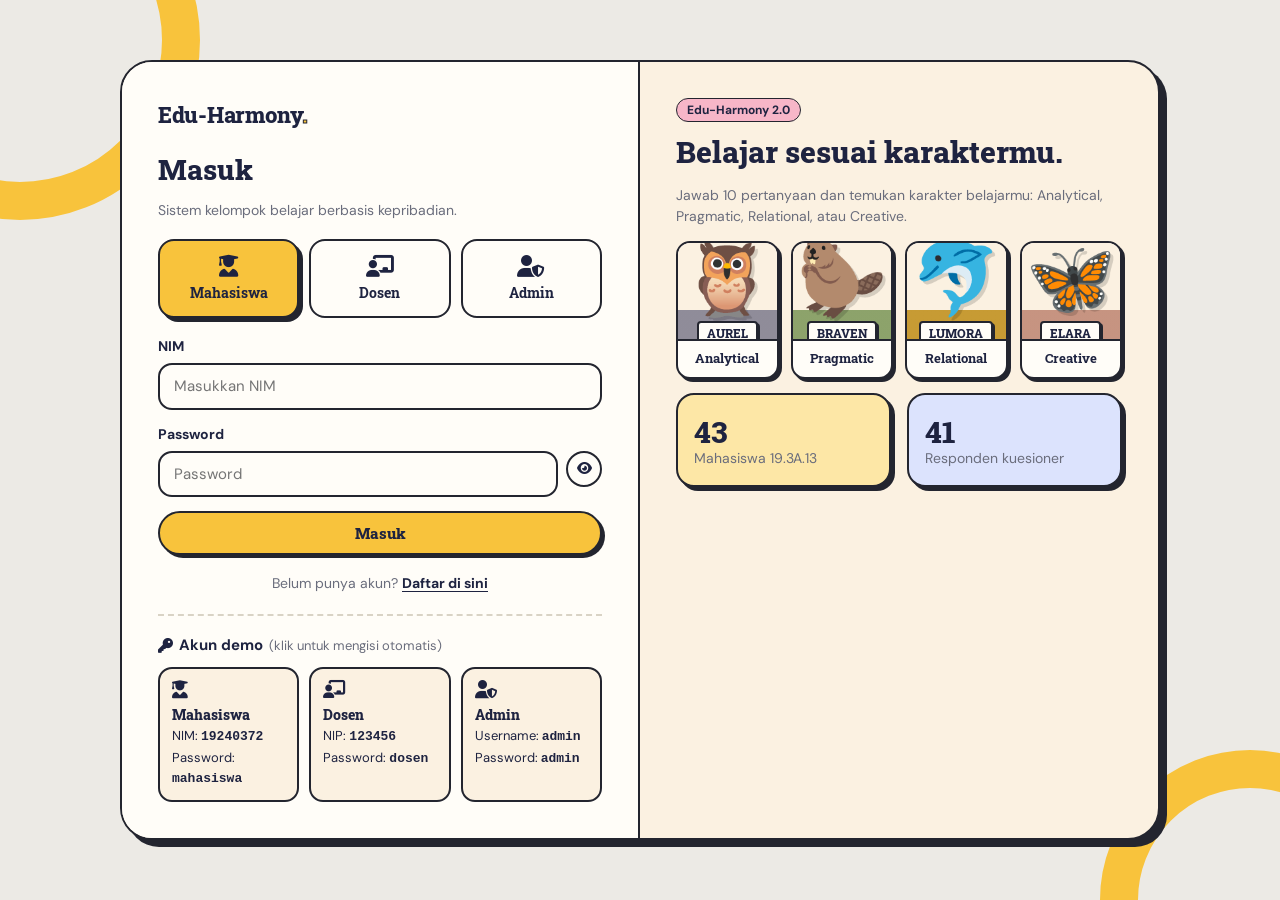
<file: index.html>
<!doctype html>
<html lang="id">
<head>
<meta charset="utf-8">
<meta name="viewport" content="width=device-width,initial-scale=1">
<title>Masuk • EDU-HARMONY</title>
<link rel="icon" href="assets/logo.png">
<link rel="preconnect" href="https://fonts.googleapis.com">
<link rel="preconnect" href="https://fonts.gstatic.com" crossorigin>
<link rel="stylesheet" href="https://fonts.googleapis.com/css2?family=DM+Sans:wght@400;500;700&family=Roboto+Slab:wght@700;800&family=Silkscreen:wght@400;700&display=swap">
<link rel="stylesheet" href="https://cdnjs.cloudflare.com/ajax/libs/font-awesome/6.5.0/css/all.min.css">
<link rel="stylesheet" href="css/style.css">
<script defer src="js/data.js"></script>
<script defer src="js/common.js"></script>
<script defer src="js/app.js"></script>
</head>
<body data-page="login" class="auth-page">

<main class="auth-wrap">
  <div class="auth-frame">
    <section class="auth-form">
      <a href="index.html" class="brand">Edu-Harmony<span>.</span></a>
      <h1>Masuk</h1>
      <p class="muted">Sistem kelompok belajar berbasis kepribadian.</p>
      <div class="role-selector" role="group" aria-label="Pilih peran">
        <button type="button" class="role-option active" data-role="mahasiswa" aria-pressed="true"><i class="fas fa-user-graduate"></i><span>Mahasiswa</span></button>
        <button type="button" class="role-option" data-role="dosen" aria-pressed="false"><i class="fas fa-chalkboard-teacher"></i><span>Dosen</span></button>
        <button type="button" class="role-option" data-role="admin" aria-pressed="false"><i class="fas fa-user-shield"></i><span>Admin</span></button>
      </div>
      <form id="loginForm" novalidate>
        <div class="field">
          <label for="loginId" id="loginIdLabel">NIM</label>
          <input id="loginId" placeholder="Masukkan NIM" inputmode="numeric" autocomplete="username" required>
        </div>
        <div class="field">
          <label for="password">Password</label>
          <div class="input-group">
            <input id="password" type="password" placeholder="Password" autocomplete="current-password" required>
            <button type="button" id="togglePassword" class="icon-btn" aria-label="Tampilkan password"><i class="fas fa-eye"></i></button>
          </div>
        </div>
        <div id="loginError" class="form-msg error" role="alert" hidden></div>
        <button type="submit" class="btn btn-block">Masuk</button>
      </form>
      <p class="muted auth-switch">Belum punya akun? <a href="register.html">Daftar di sini</a></p>
      <div class="demo-box">
        <p class="demo-title"><i class="fas fa-key" aria-hidden="true"></i> Akun demo <span class="muted">(klik untuk mengisi otomatis)</span></p>
        <div class="demo-list">
          <button type="button" class="demo-account" data-demo="mahasiswa|19240372|mahasiswa">
            <i class="fas fa-user-graduate" aria-hidden="true"></i>
            <strong>Mahasiswa</strong>
            <span>NIM: <code>19240372</code></span>
            <span>Password: <code>mahasiswa</code></span>
          </button>
          <button type="button" class="demo-account" data-demo="dosen|123456|dosen">
            <i class="fas fa-chalkboard-teacher" aria-hidden="true"></i>
            <strong>Dosen</strong>
            <span>NIP: <code>123456</code></span>
            <span>Password: <code>dosen</code></span>
          </button>
          <button type="button" class="demo-account" data-demo="admin|admin|admin">
            <i class="fas fa-user-shield" aria-hidden="true"></i>
            <strong>Admin</strong>
            <span>Username: <code>admin</code></span>
            <span>Password: <code>admin</code></span>
          </button>
        </div>
      </div>
    </section>
    <section class="auth-side">
      <span class="tag">Edu-Harmony 2.0</span>
      <h2>Belajar sesuai karaktermu.</h2>
      <p class="muted">Jawab 10 pertanyaan dan temukan karakter belajarmu: Analytical, Pragmatic, Relational, atau Creative.</p>
      <div id="authChars" class="gallery"></div>
      <div class="stats-grid stats-mini">
        <div class="stat-box"><div class="num">43</div><div class="muted">Mahasiswa 19.3A.13</div></div>
        <div class="stat-box"><div class="num">41</div><div class="muted">Responden kuesioner</div></div>
      </div>
    </section>
  </div>
</main>

</body>
</html>
</file>
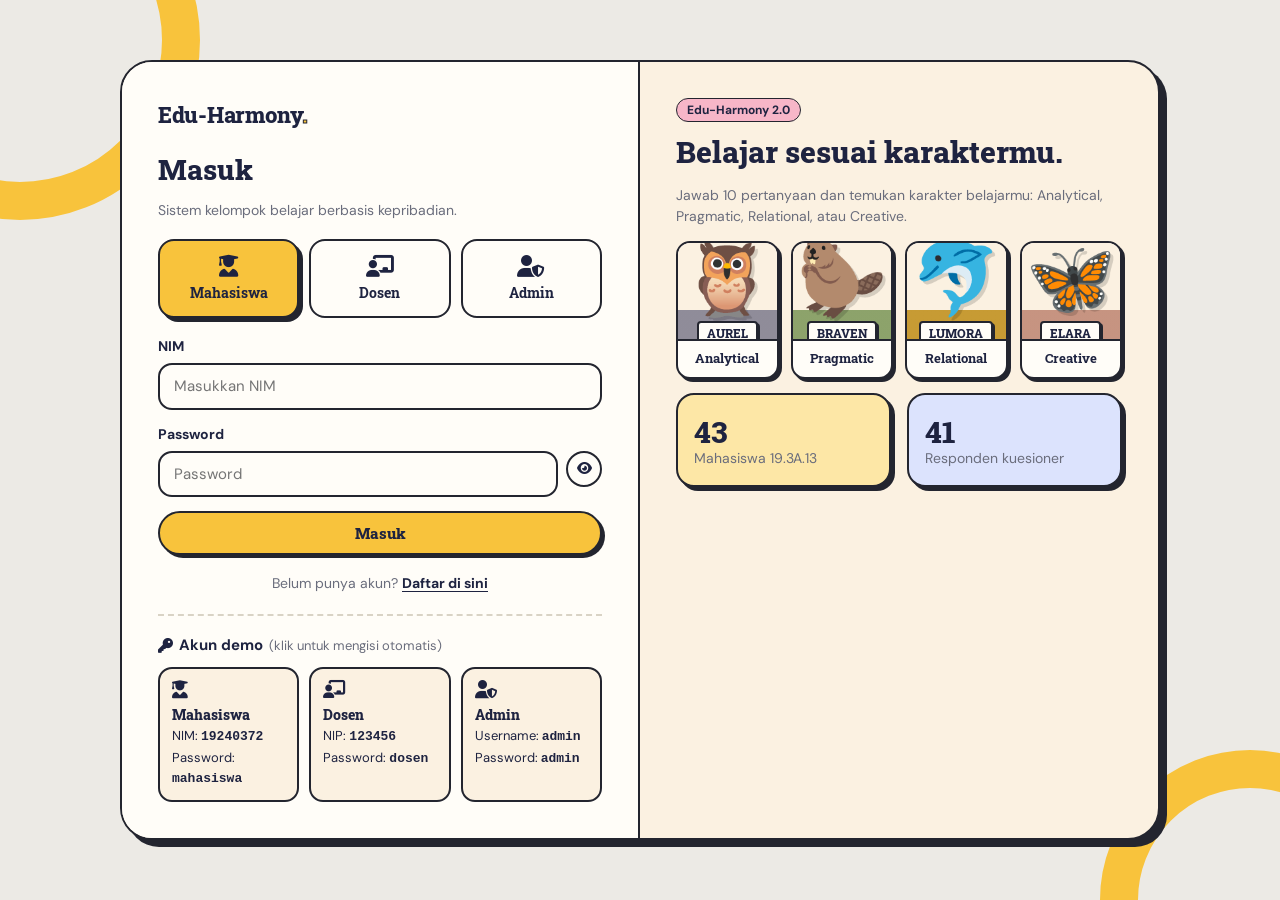
<file: dashboard.html>
<!doctype html>
<html lang="id">
<head>
<meta charset="utf-8">
<meta name="viewport" content="width=device-width,initial-scale=1">
<title>Dashboard • EDU-HARMONY</title>
<link rel="icon" href="assets/logo.png">
<link rel="preconnect" href="https://fonts.googleapis.com">
<link rel="preconnect" href="https://fonts.gstatic.com" crossorigin>
<link rel="stylesheet" href="https://fonts.googleapis.com/css2?family=DM+Sans:wght@400;500;700&family=Roboto+Slab:wght@700;800&family=Silkscreen:wght@400;700&display=swap">
<link rel="stylesheet" href="https://cdnjs.cloudflare.com/ajax/libs/font-awesome/6.5.0/css/all.min.css">
<link rel="stylesheet" href="css/style.css">
<script defer src="js/data.js"></script>
<script defer src="js/common.js"></script>
<script defer src="js/app.js"></script>
</head>
<body data-page="dashboard" data-auth="required">

<div class="app has-rightbar">
  <aside class="sidebar" id="sidebar"></aside>
  <main class="main-content">
    <header class="topbar">
      <div>
        <h1>Dashboard</h1>
        <p class="muted">Ringkasan aktivitas belajarmu</p>
      </div>
      <div id="userWelcome" class="user-badge"></div>
    </header>

    <section class="hero">
      <h2 id="heroTitle">Halo!</h2>
      <p id="heroText"></p>
      <div class="chips">
        <a href="tasks.html" class="chip"><span class="chip-icon" style="background:var(--yellow)"><i class="fas fa-list-check"></i></span>Tugas</a>
        <a href="groups.html" class="chip"><span class="chip-icon" style="background:var(--blue)"><i class="fas fa-users"></i></span>Kelompok</a>
        <a href="forum.html" class="chip"><span class="chip-icon" style="background:var(--pink)"><i class="fas fa-comments"></i></span>Forum</a>
        <a href="mentoring.html" class="chip"><span class="chip-icon" style="background:var(--teal)"><i class="fas fa-hand-holding-heart"></i></span>Mentoring</a>
      </div>
    </section>
    <div class="stats-grid" id="statsGrid"></div>
    <div class="grid-2">
      <section class="card">
        <div class="section-title"><h3>Tugas Terdekat</h3><a href="tasks.html">Lihat semua</a></div>
        <div id="upcomingTasks"></div>
      </section>
      <section class="card">
        <div class="section-title"><h3>Diskusi Terbaru</h3><a href="forum.html">Lihat semua</a></div>
        <div id="latestPosts"></div>
      </section>
    </div>
    <section class="card" id="distributionCard" hidden>
      <h3>Distribusi Kepribadian Kelas</h3>
      <div id="distribution"></div>
    </section>
  </main>
  <aside class="rightbar" id="sidePanel" aria-label="Karakter"></aside>
</div>

</body>
</html>
</file>
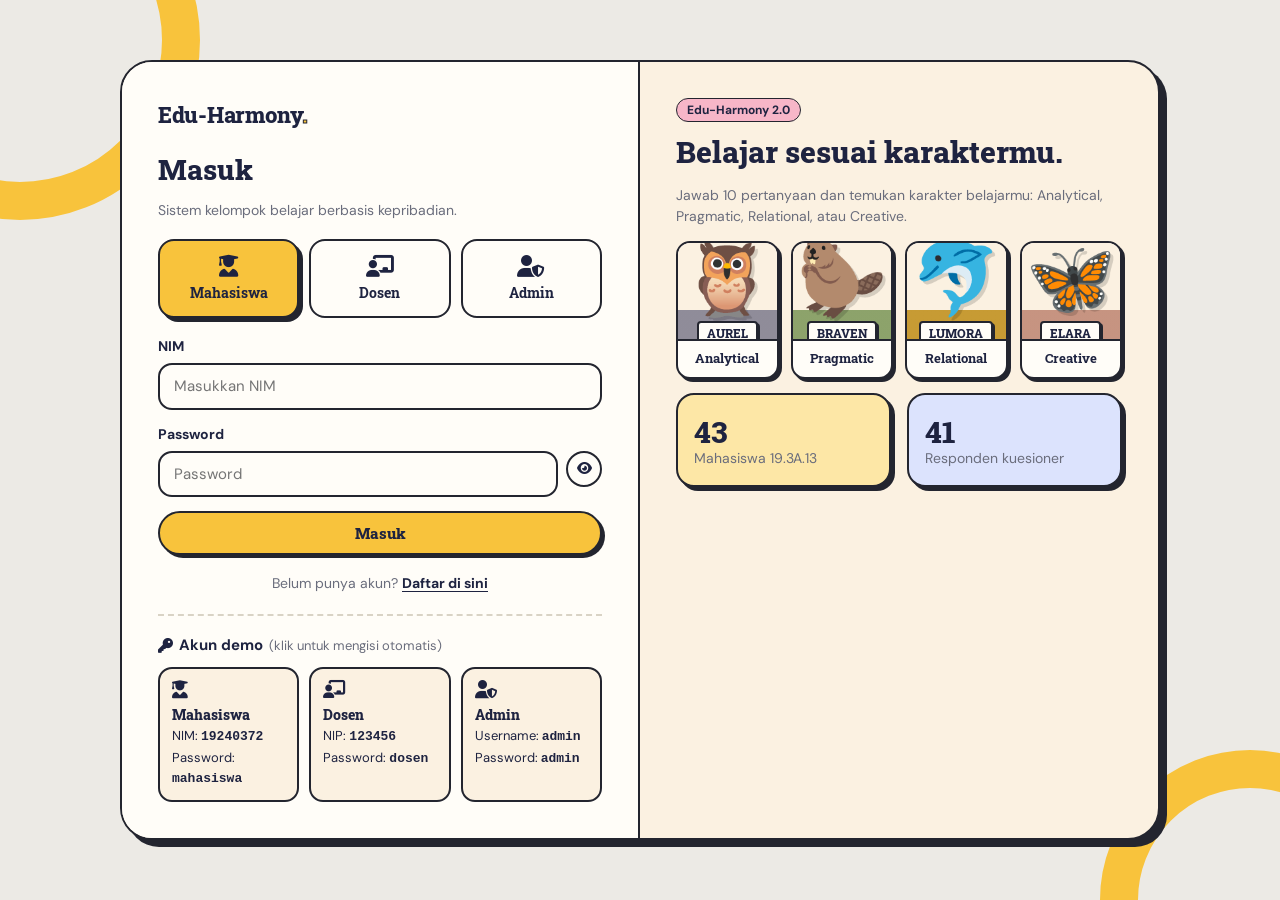
<file: forum.html>
<!doctype html>
<html lang="id">
<head>
<meta charset="utf-8">
<meta name="viewport" content="width=device-width,initial-scale=1">
<title>Forum Diskusi • EDU-HARMONY</title>
<link rel="icon" href="assets/logo.png">
<link rel="preconnect" href="https://fonts.googleapis.com">
<link rel="preconnect" href="https://fonts.gstatic.com" crossorigin>
<link rel="stylesheet" href="https://fonts.googleapis.com/css2?family=DM+Sans:wght@400;500;700&family=Roboto+Slab:wght@700;800&family=Silkscreen:wght@400;700&display=swap">
<link rel="stylesheet" href="https://cdnjs.cloudflare.com/ajax/libs/font-awesome/6.5.0/css/all.min.css">
<link rel="stylesheet" href="css/style.css">
<script defer src="js/data.js"></script>
<script defer src="js/common.js"></script>
<script defer src="js/app.js"></script>
</head>
<body data-page="forum" data-auth="required">

<div class="app">
  <aside class="sidebar" id="sidebar"></aside>
  <main class="main-content">
    <header class="topbar">
      <div>
        <h1>Forum Diskusi</h1>
        <p class="muted">Quick Chat untuk ide cepat, Deep Discussion untuk pembahasan mendalam</p>
      </div>
      <div id="userWelcome" class="user-badge"></div>
    </header>

    <section class="card">
      <h3>Buat Diskusi</h3>
      <form id="createPostForm" novalidate>
        <div class="form-row">
          <div class="field grow">
            <label for="postTitle">Judul</label>
            <input id="postTitle" maxlength="120" placeholder="Apa yang ingin dibahas?" required>
          </div>
          <div class="field">
            <label for="postType">Kategori</label>
            <select id="postType">
              <option value="quick">Quick Chat (singkat)</option>
              <option value="deep">Deep Discussion (mendalam)</option>
            </select>
          </div>
        </div>
        <div class="field">
          <label for="postBody">Isi <span class="muted" id="bodyCounter"></span></label>
          <textarea id="postBody" rows="4" placeholder="Tulis pendapat atau pertanyaanmu…" required></textarea>
        </div>
        <div id="postMsg" class="form-msg" hidden></div>
        <button class="btn" type="submit"><i class="fas fa-paper-plane"></i> Posting</button>
      </form>
    </section>
    <div class="filter-bar" role="group" aria-label="Filter kategori">
      <button type="button" class="chip active" data-filter="all" aria-pressed="true">Semua</button>
      <button type="button" class="chip" data-filter="quick" aria-pressed="false"><i class="fas fa-bolt"></i> Quick Chat</button>
      <button type="button" class="chip" data-filter="deep" aria-pressed="false"><i class="fas fa-feather"></i> Deep Discussion</button>
    </div>
    <div id="postsArea"></div>
  </main>
</div>

</body>
</html>
</file>
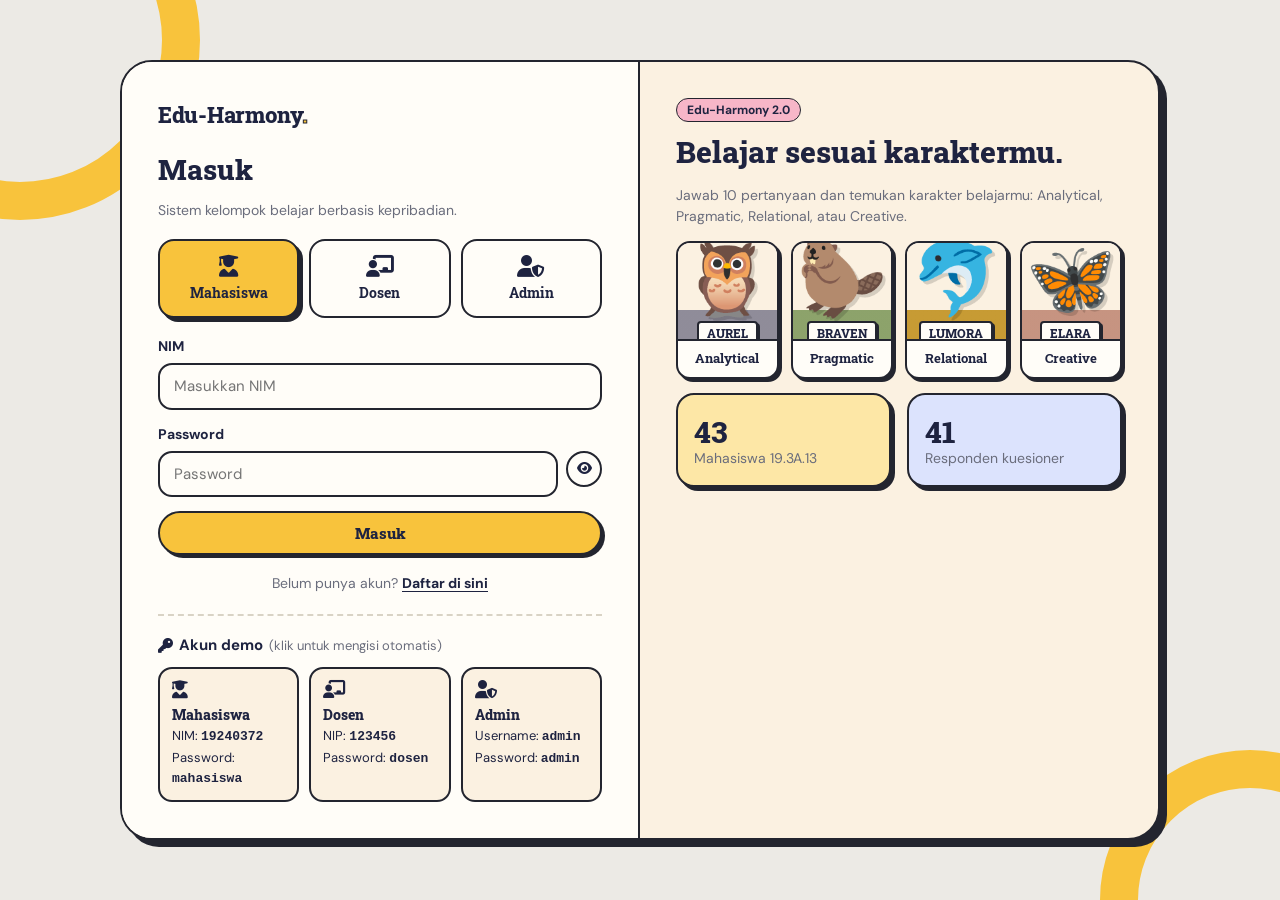
<file: groups.html>
<!doctype html>
<html lang="id">
<head>
<meta charset="utf-8">
<meta name="viewport" content="width=device-width,initial-scale=1">
<title>Kelompok Belajar • EDU-HARMONY</title>
<link rel="icon" href="assets/logo.png">
<link rel="preconnect" href="https://fonts.googleapis.com">
<link rel="preconnect" href="https://fonts.gstatic.com" crossorigin>
<link rel="stylesheet" href="https://fonts.googleapis.com/css2?family=DM+Sans:wght@400;500;700&family=Roboto+Slab:wght@700;800&family=Silkscreen:wght@400;700&display=swap">
<link rel="stylesheet" href="https://cdnjs.cloudflare.com/ajax/libs/font-awesome/6.5.0/css/all.min.css">
<link rel="stylesheet" href="css/style.css">
<script defer src="js/data.js"></script>
<script defer src="js/common.js"></script>
<script defer src="js/app.js"></script>
</head>
<body data-page="groups" data-auth="required">

<div class="app">
  <aside class="sidebar" id="sidebar"></aside>
  <main class="main-content">
    <header class="topbar">
      <div>
        <h1>Kelompok Belajar</h1>
        <p class="muted">Gabung kelompok dan lihat komposisi karakter anggotanya</p>
      </div>
      <div id="userWelcome" class="user-badge"></div>
    </header>

    <section class="card">
      <h3>Buat Kelompok</h3>
      <form id="createGroupForm" class="form-row" novalidate>
        <div class="field grow">
          <label for="groupName">Nama kelompok</label>
          <input id="groupName" maxlength="60" placeholder="mis. Tim Website E-Commerce" required>
        </div>
        <div class="field">
          <label for="groupSize">Kapasitas</label>
          <input id="groupSize" type="number" min="2" max="10" value="4" required>
        </div>
        <button class="btn" type="submit"><i class="fas fa-plus"></i> Buat</button>
      </form>
      <div id="groupMsg" class="form-msg" hidden></div>
    </section>
    <div id="groupsList" class="group-grid"></div>
  </main>
</div>

</body>
</html>
</file>
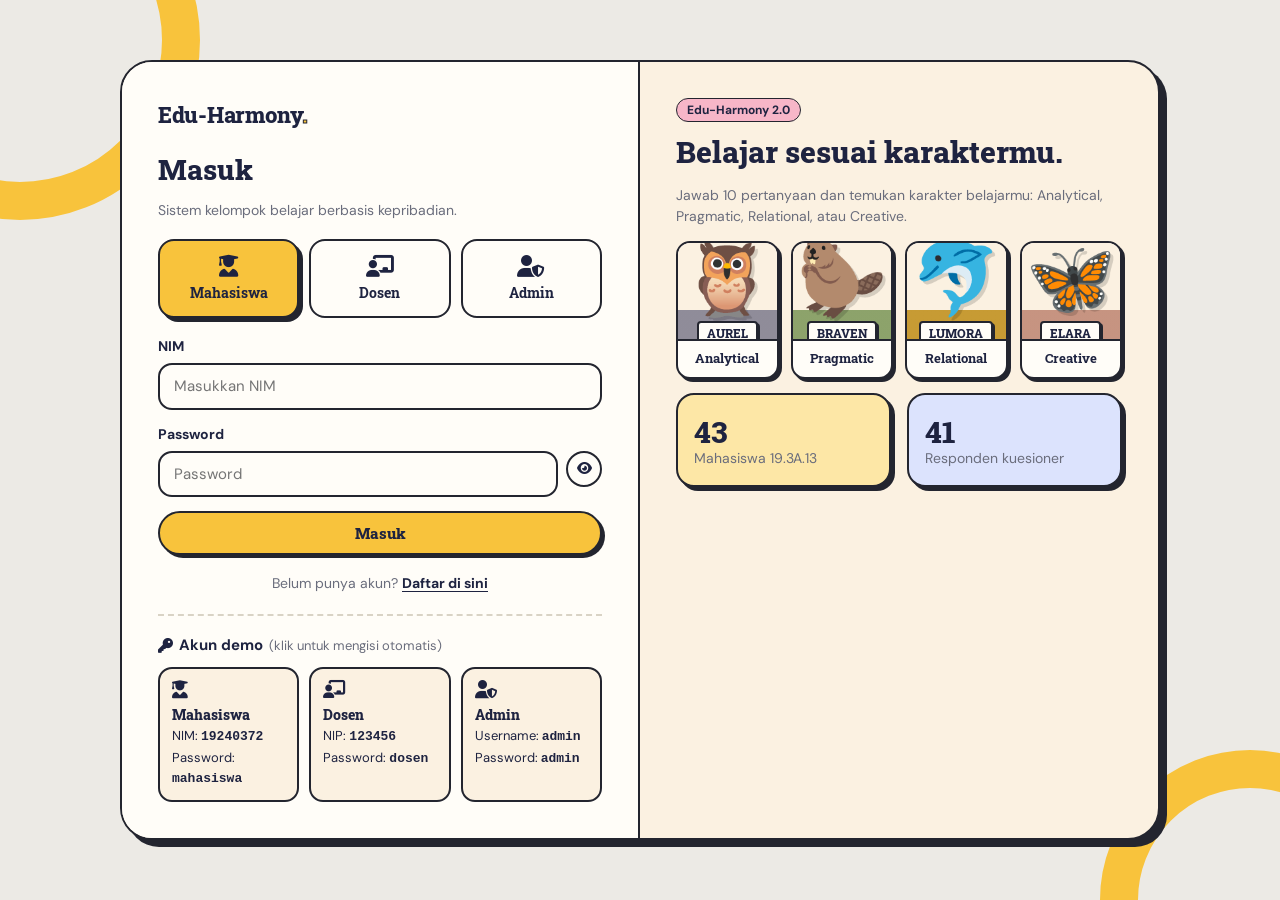
<file: mentoring.html>
<!doctype html>
<html lang="id">
<head>
<meta charset="utf-8">
<meta name="viewport" content="width=device-width,initial-scale=1">
<title>Mentoring • EDU-HARMONY</title>
<link rel="icon" href="assets/logo.png">
<link rel="preconnect" href="https://fonts.googleapis.com">
<link rel="preconnect" href="https://fonts.gstatic.com" crossorigin>
<link rel="stylesheet" href="https://fonts.googleapis.com/css2?family=DM+Sans:wght@400;500;700&family=Roboto+Slab:wght@700;800&family=Silkscreen:wght@400;700&display=swap">
<link rel="stylesheet" href="https://cdnjs.cloudflare.com/ajax/libs/font-awesome/6.5.0/css/all.min.css">
<link rel="stylesheet" href="css/style.css">
<script defer src="js/data.js"></script>
<script defer src="js/common.js"></script>
<script defer src="js/app.js"></script>
</head>
<body data-page="mentoring" data-auth="required">

<div class="app">
  <aside class="sidebar" id="sidebar"></aside>
  <main class="main-content">
    <header class="topbar">
      <div>
        <h1>Mentoring</h1>
        <p class="muted">Sesi bimbingan dari dosen dan mentor</p>
      </div>
      <div id="userWelcome" class="user-badge"></div>
    </header>

    <section class="card" id="mentorFormCard">
      <h3>Tambah Mentor</h3>
      <form id="createMentorForm" class="form-row" novalidate>
        <div class="field grow">
          <label for="mentorName">Nama mentor</label>
          <input id="mentorName" maxlength="60" required>
        </div>
        <div class="field grow">
          <label for="mentorTopic">Topik</label>
          <input id="mentorTopic" maxlength="100" required>
        </div>
        <button class="btn" type="submit"><i class="fas fa-plus"></i> Tambah</button>
      </form>
      <div id="mentorMsg" class="form-msg" hidden></div>
    </section>
    <section class="card">
      <h3>Daftar Mentor</h3>
      <div id="mentorsList"></div>
    </section>
  </main>
</div>

</body>
</html>
</file>
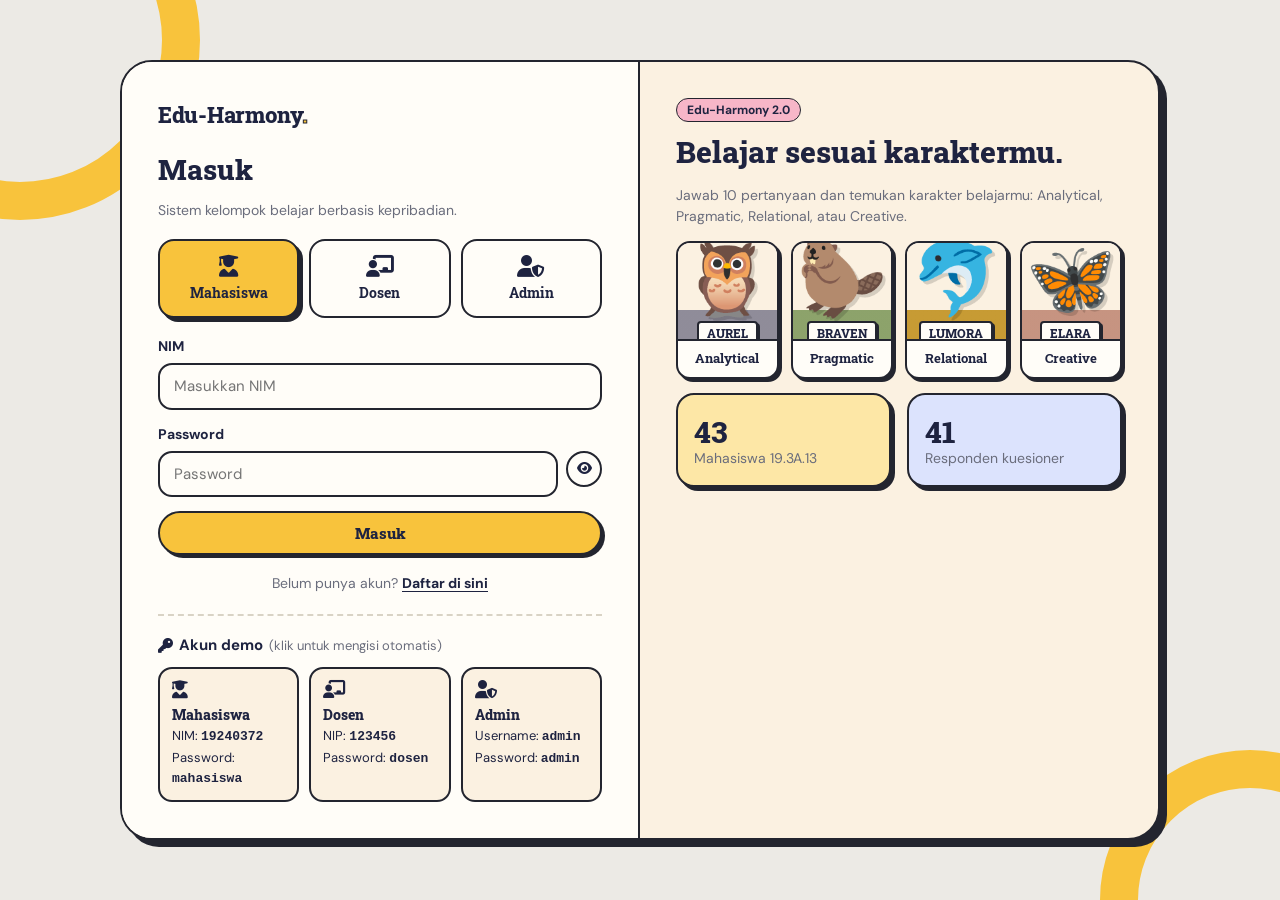
<file: profile.html>
<!doctype html>
<html lang="id">
<head>
<meta charset="utf-8">
<meta name="viewport" content="width=device-width,initial-scale=1">
<title>Profil • EDU-HARMONY</title>
<link rel="icon" href="assets/logo.png">
<link rel="preconnect" href="https://fonts.googleapis.com">
<link rel="preconnect" href="https://fonts.gstatic.com" crossorigin>
<link rel="stylesheet" href="https://fonts.googleapis.com/css2?family=DM+Sans:wght@400;500;700&family=Roboto+Slab:wght@700;800&family=Silkscreen:wght@400;700&display=swap">
<link rel="stylesheet" href="https://cdnjs.cloudflare.com/ajax/libs/font-awesome/6.5.0/css/all.min.css">
<link rel="stylesheet" href="css/style.css">
<script defer src="js/data.js"></script>
<script defer src="js/common.js"></script>
<script defer src="js/app.js"></script>
</head>
<body data-page="profile" data-auth="required">

<div class="app">
  <aside class="sidebar" id="sidebar"></aside>
  <main class="main-content">
    <header class="topbar">
      <div>
        <h1>Profil</h1>
        <p class="muted">Data akun dan karakter belajarmu</p>
      </div>
      <div id="userWelcome" class="user-badge"></div>
    </header>

    <div id="profileRoot"></div>
  </main>
</div>

</body>
</html>
</file>
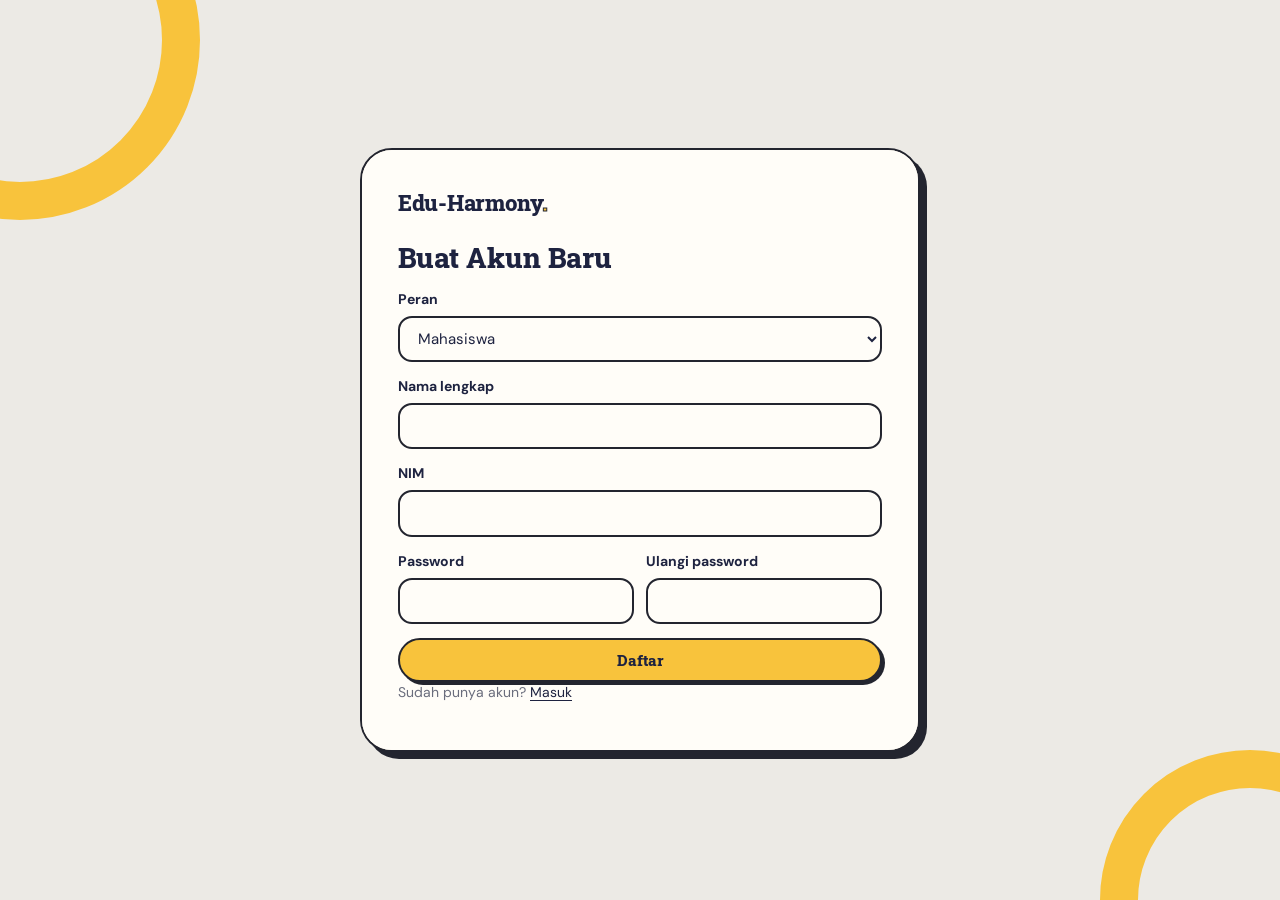
<file: register.html>
<!doctype html>
<html lang="id">
<head>
<meta charset="utf-8">
<meta name="viewport" content="width=device-width,initial-scale=1">
<title>Daftar • EDU-HARMONY</title>
<link rel="icon" href="assets/logo.png">
<link rel="preconnect" href="https://fonts.googleapis.com">
<link rel="preconnect" href="https://fonts.gstatic.com" crossorigin>
<link rel="stylesheet" href="https://fonts.googleapis.com/css2?family=DM+Sans:wght@400;500;700&family=Roboto+Slab:wght@700;800&family=Silkscreen:wght@400;700&display=swap">
<link rel="stylesheet" href="https://cdnjs.cloudflare.com/ajax/libs/font-awesome/6.5.0/css/all.min.css">
<link rel="stylesheet" href="css/style.css">
<script defer src="js/data.js"></script>
<script defer src="js/common.js"></script>
<script defer src="js/app.js"></script>
</head>
<body data-page="register" class="auth-page">

<main class="auth-wrap">
  <div class="auth-frame auth-single">
    <section class="auth-form">
      <a href="index.html" class="brand">Edu-Harmony<span>.</span></a>
      <h1>Buat Akun Baru</h1>
      <form id="registerForm" novalidate>
        <div class="field">
          <label for="regRole">Peran</label>
          <select id="regRole">
            <option value="mahasiswa">Mahasiswa</option>
            <option value="dosen">Dosen</option>
          </select>
        </div>
        <div class="field">
          <label for="regName">Nama lengkap</label>
          <input id="regName" maxlength="60" autocomplete="name" required>
        </div>
        <div class="field">
          <label for="regId" id="regIdLabel">NIM</label>
          <input id="regId" inputmode="numeric" maxlength="12" autocomplete="username" required>
        </div>
        <div class="form-row">
          <div class="field grow">
            <label for="regPassword">Password</label>
            <input id="regPassword" type="password" minlength="6" autocomplete="new-password" required>
          </div>
          <div class="field grow">
            <label for="regPassword2">Ulangi password</label>
            <input id="regPassword2" type="password" minlength="6" autocomplete="new-password" required>
          </div>
        </div>
        <div id="registerMsg" class="form-msg" role="alert" hidden></div>
        <button class="btn btn-block" type="submit">Daftar</button>
      </form>
      <p class="muted">Sudah punya akun? <a href="index.html">Masuk</a></p>
    </section>
  </div>
</main>

</body>
</html>
</file>
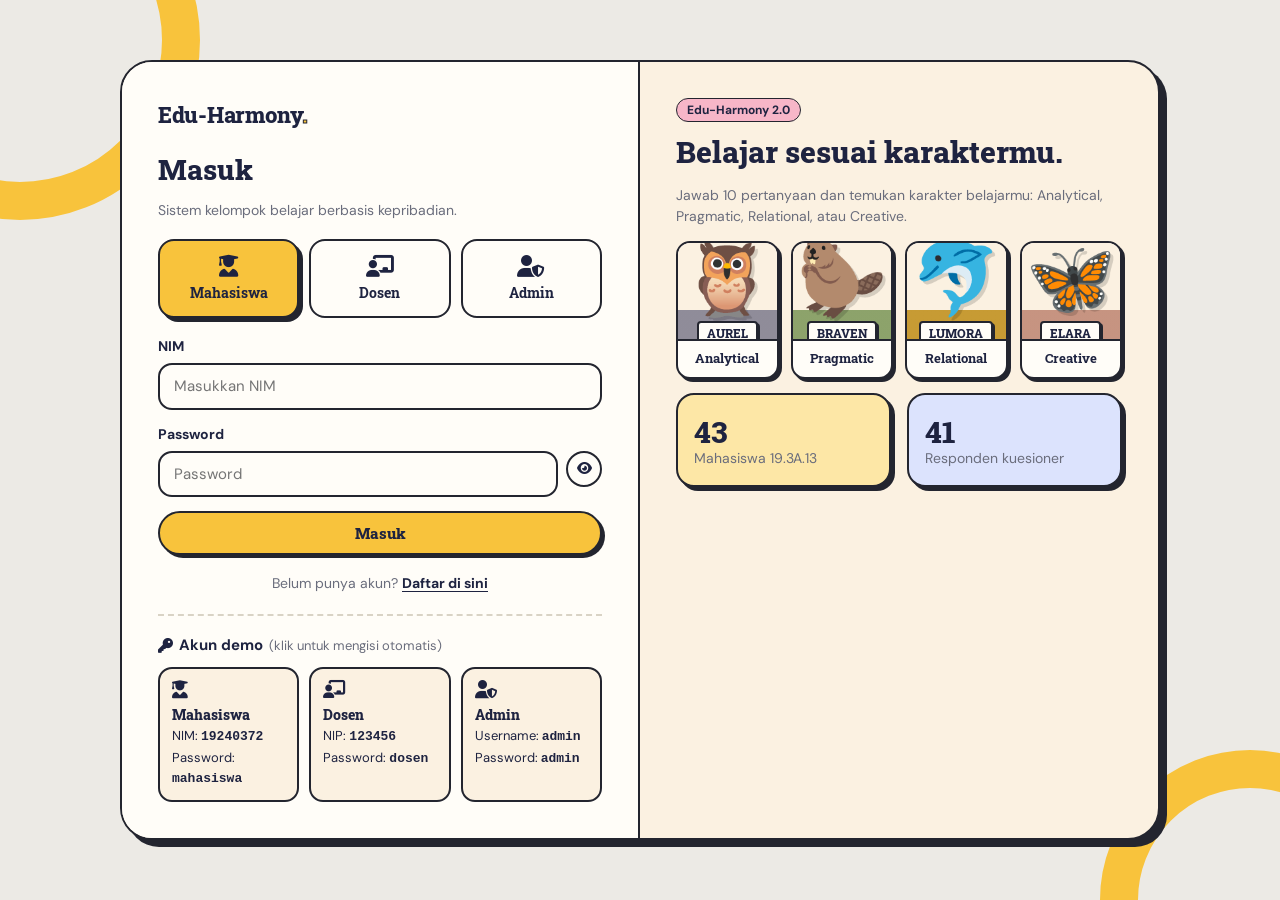
<file: tasks.html>
<!doctype html>
<html lang="id">
<head>
<meta charset="utf-8">
<meta name="viewport" content="width=device-width,initial-scale=1">
<title>Tugas & Proyek • EDU-HARMONY</title>
<link rel="icon" href="assets/logo.png">
<link rel="preconnect" href="https://fonts.googleapis.com">
<link rel="preconnect" href="https://fonts.gstatic.com" crossorigin>
<link rel="stylesheet" href="https://fonts.googleapis.com/css2?family=DM+Sans:wght@400;500;700&family=Roboto+Slab:wght@700;800&family=Silkscreen:wght@400;700&display=swap">
<link rel="stylesheet" href="https://cdnjs.cloudflare.com/ajax/libs/font-awesome/6.5.0/css/all.min.css">
<link rel="stylesheet" href="css/style.css">
<script defer src="js/data.js"></script>
<script defer src="js/common.js"></script>
<script defer src="js/app.js"></script>
</head>
<body data-page="tasks" data-auth="required">

<div class="app">
  <aside class="sidebar" id="sidebar"></aside>
  <main class="main-content">
    <header class="topbar">
      <div>
        <h1>Tugas &amp; Proyek</h1>
        <p class="muted">Kelola tugas dan tenggat waktumu</p>
      </div>
      <div id="userWelcome" class="user-badge"></div>
    </header>

    <section class="card">
      <h3>Tambah Tugas</h3>
      <form id="createTaskForm" class="form-row" novalidate>
        <div class="field grow">
          <label for="taskTitle">Judul tugas</label>
          <input id="taskTitle" maxlength="120" placeholder="mis. Laporan Bab 3" required>
        </div>
        <div class="field">
          <label for="taskDue">Tenggat</label>
          <input id="taskDue" type="date">
        </div>
        <button class="btn" type="submit"><i class="fas fa-plus"></i> Tambah</button>
      </form>
      <div id="taskMsg" class="form-msg" hidden></div>
    </section>
    <section class="card">
      <h3>Daftar Tugas</h3>
      <div id="taskList"></div>
    </section>
  </main>
</div>

</body>
</html>
</file>
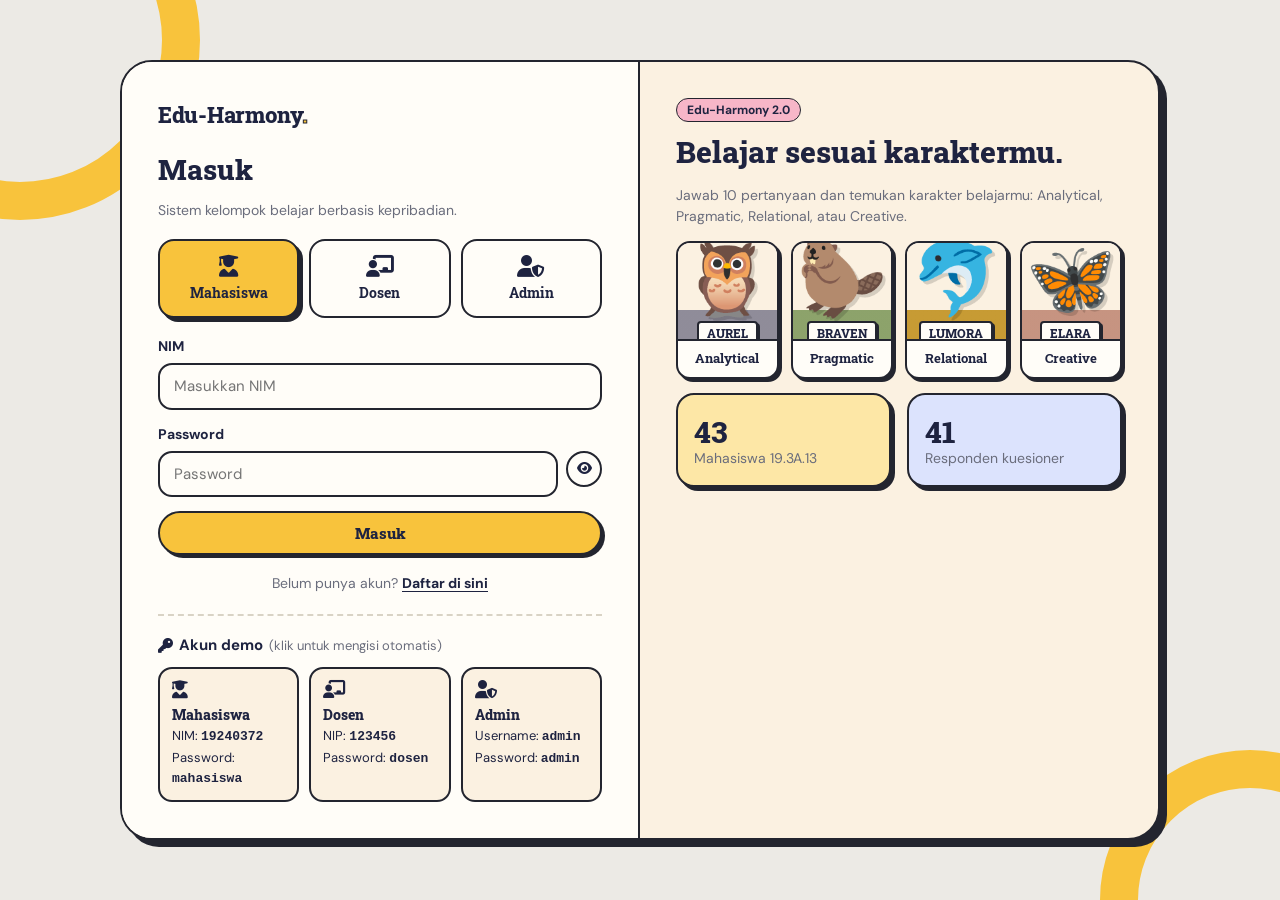
<file: test.html>
<!doctype html>
<html lang="id">
<head>
<meta charset="utf-8">
<meta name="viewport" content="width=device-width,initial-scale=1">
<title>Tes Karakter • EDU-HARMONY</title>
<link rel="icon" href="assets/logo.png">
<link rel="preconnect" href="https://fonts.googleapis.com">
<link rel="preconnect" href="https://fonts.gstatic.com" crossorigin>
<link rel="stylesheet" href="https://fonts.googleapis.com/css2?family=DM+Sans:wght@400;500;700&family=Roboto+Slab:wght@700;800&family=Silkscreen:wght@400;700&display=swap">
<link rel="stylesheet" href="https://cdnjs.cloudflare.com/ajax/libs/font-awesome/6.5.0/css/all.min.css">
<link rel="stylesheet" href="css/style.css">
<script defer src="js/data.js"></script>
<script defer src="js/common.js"></script>
<script defer src="js/app.js"></script>
</head>
<body data-page="test" data-auth="required">

<div class="app">
  <aside class="sidebar" id="sidebar"></aside>
  <main class="main-content">
    <header class="topbar">
      <div>
        <h1>Tes Karakter</h1>
        <p class="muted">10 pertanyaan untuk mengenali karakter belajarmu</p>
      </div>
      <div id="userWelcome" class="user-badge"></div>
    </header>

    <div id="testRoot"></div>
  </main>
</div>

</body>
</html>
</file>
<file: css/style.css>
/* EDU-HARMONY - tema retro (garis tebal, bayangan solid, warna pastel) */

:root{
    --bg: #ECEAE5;
    --paper: #FFFDF8;
    --cream: #FBF1E1;
    --ink: #1E2340;
    --line: #23252F;
    --muted: #6A6D7C;
    --yellow: #F8C33C;
    --yellow-soft: #FDE7A6;
    --pink: #F7B6C8;
    --pink-soft: #FCE0E8;
    --blue: #93A8F4;
    --blue-soft: #DCE3FD;
    --teal: #8ED1C6;
    --teal-soft: #D6F0EC;
    --danger: #E46A6A;
    --ok: #3FA673;

    --radius: 18px;
    --border: 2.5px solid var(--line);
    --shadow: 4px 4px 0 var(--line);
    --shadow-lg: 7px 7px 0 var(--line);

    --font-head: 'Roboto Slab', Georgia, serif;
    --font-body: 'DM Sans', system-ui, -apple-system, 'Segoe UI', sans-serif;
    --font-pixel: 'Silkscreen', 'Courier New', monospace;
}

*, *::before, *::after{ box-sizing: border-box; }

body{
    margin: 0;
    min-height: 100vh;
    font-family: var(--font-body);
    font-size: 15px;
    line-height: 1.5;
    color: var(--ink);
    background: var(--bg);
    overflow-x: hidden;
}
/* coretan kuning dekoratif di latar */
body::before, body::after{
    content: '';
    position: fixed;
    z-index: -1;
    border: 38px solid var(--yellow);
    border-radius: 50%;
    pointer-events: none;
}
body::before{ width: 360px; height: 360px; top: -140px; left: -160px; }
body::after{ width: 300px; height: 300px; bottom: -150px; right: -120px; }

body[data-auth="required"]:not(.ready) .app{ visibility: hidden; }

h1, h2, h3, h4{ font-family: var(--font-head); font-weight: 800; margin: 0 0 .5em; line-height: 1.2; }
h1{ font-size: 28px; }
h2{ font-size: 22px; }
h3{ font-size: 18px; }
h4{ font-size: 16px; }
p{ margin: 0 0 .75em; }
a{ color: var(--ink); text-underline-offset: 3px; }
.muted{ color: var(--muted); font-size: 14px; }
.grow{ flex: 1; min-width: 0; }
.sr-only{ position: absolute; width: 1px; height: 1px; overflow: hidden; clip: rect(0 0 0 0); white-space: nowrap; }
[hidden]{ display: none !important; }

:focus-visible{ outline: 3px solid var(--blue); outline-offset: 2px; }

/* ---------- layout ---------- */
.app{
    max-width: 1320px;
    margin: 24px auto;
    display: grid;
    grid-template-columns: 236px minmax(0, 1fr);
    min-height: calc(100vh - 48px);
    background: var(--cream);
    border: var(--border);
    border-radius: 32px;
    box-shadow: var(--shadow-lg);
    overflow: hidden;
}
.app.has-rightbar{ grid-template-columns: 236px minmax(0, 1fr) 300px; }

.sidebar{
    display: flex;
    flex-direction: column;
    gap: 18px;
    padding: 26px 18px;
    background: var(--paper);
    border-right: var(--border);
}
.brand{
    font-family: var(--font-head);
    font-weight: 800;
    font-size: 22px;
    text-decoration: none;
    padding: 0 10px;
    letter-spacing: -.3px;
}
.brand span{ color: var(--yellow); -webkit-text-stroke: 1px var(--line); }
.nav{ display: flex; flex-direction: column; gap: 4px; }
.nav-link{
    display: flex;
    align-items: center;
    gap: 12px;
    padding: 9px 14px;
    border: 2px solid transparent;
    border-radius: 999px;
    color: var(--ink);
    text-decoration: none;
    font-family: var(--font-head);
    font-weight: 700;
    white-space: nowrap;
    transition: background .15s;
}
.nav-link i{ width: 18px; text-align: center; }
.nav-link:hover{ background: var(--cream); }
.nav-link.active{ background: var(--yellow-soft); border-color: var(--line); box-shadow: 2px 2px 0 var(--line); }
.sidebar-bottom{ margin-top: auto; display: flex; flex-direction: column; gap: 12px; }
.promo-card{
    display: flex;
    flex-direction: column;
    gap: 8px;
    padding: 14px;
    background: var(--cream);
    border: var(--border);
    border-radius: var(--radius);
    box-shadow: var(--shadow);
}
.promo-emoji{ font-size: 26px; letter-spacing: 4px; }

.main-content{ padding: 28px 30px; min-width: 0; }
.rightbar{ padding: 28px 22px; border-left: var(--border); background: var(--cream); min-width: 0; }

.topbar{ display: flex; justify-content: space-between; align-items: center; gap: 16px; flex-wrap: wrap; margin-bottom: 22px; }
.topbar h1{ margin-bottom: 2px; }
.topbar p{ margin: 0; }
.user-badge{ display: flex; align-items: center; gap: 10px; }
.user-badge strong{ font-family: var(--font-head); }

.grid-2{ display: grid; grid-template-columns: repeat(auto-fit, minmax(280px, 1fr)); gap: 18px; }

/* ---------- komponen dasar ---------- */
.card{
    background: var(--paper);
    border: var(--border);
    border-radius: var(--radius);
    box-shadow: var(--shadow);
    padding: 20px;
    margin-bottom: 20px;
}
.section-title{ display: flex; justify-content: space-between; align-items: baseline; gap: 10px; }
.section-title a{ font-size: 13px; font-weight: 700; }

.hero{
    position: relative;
    padding: 24px;
    margin-bottom: 20px;
    background: var(--yellow-soft);
    border: var(--border);
    border-radius: var(--radius);
    box-shadow: var(--shadow);
}
.hero p{ max-width: 560px; }

.chips, .filter-bar{ display: flex; flex-wrap: wrap; gap: 10px; }
.filter-bar{ margin-bottom: 18px; }
.chip{
    display: inline-flex;
    align-items: center;
    gap: 8px;
    padding: 6px 14px;
    background: var(--paper);
    border: 2px solid var(--line);
    border-radius: 999px;
    font: 600 14px var(--font-body);
    color: var(--ink);
    text-decoration: none;
    cursor: pointer;
}
.chip:has(.chip-icon){ padding-left: 5px; }
.chip:hover{ background: var(--cream); }
.chip.active{ background: var(--ink); color: #fff; }
.chip-icon{
    width: 28px; height: 28px;
    display: grid; place-items: center;
    border: 2px solid var(--line);
    border-radius: 50%;
    font-size: 12px;
}

.tag{
    display: inline-flex;
    align-items: center;
    gap: 5px;
    padding: 2px 10px;
    background: var(--pink);
    border: 1.5px solid var(--line);
    border-radius: 999px;
    font-size: 12px;
    font-weight: 700;
    white-space: nowrap;
}
.tag-warn{ background: var(--yellow); }
.tag-danger{ background: var(--danger); color: #fff; }

.btn{
    display: inline-flex;
    align-items: center;
    justify-content: center;
    gap: 8px;
    padding: 10px 20px;
    background: var(--yellow);
    color: var(--ink);
    border: var(--border);
    border-radius: 999px;
    box-shadow: 3px 3px 0 var(--line);
    font: 800 15px var(--font-head);
    text-decoration: none;
    cursor: pointer;
    transition: transform .1s, box-shadow .1s;
}
.btn:hover{ transform: translate(-1px, -1px); box-shadow: 4px 4px 0 var(--line); }
.btn:active{ transform: translate(2px, 2px); box-shadow: 1px 1px 0 var(--line); }
.btn:disabled{ opacity: .55; cursor: not-allowed; transform: none; box-shadow: 3px 3px 0 var(--line); }
.btn-ghost{ background: var(--paper); }
.btn-sm{ padding: 6px 14px; font-size: 13px; }
.btn-block{ width: 100%; }

.icon-btn{
    display: inline-grid;
    place-items: center;
    width: 36px; height: 36px;
    flex: none;
    background: var(--paper);
    border: 2px solid var(--line);
    border-radius: 50%;
    color: var(--ink);
    cursor: pointer;
}
.icon-btn:hover{ background: var(--pink-soft); }

.avatar{
    display: grid;
    place-items: center;
    width: 44px; height: 44px;
    flex: none;
    background: var(--yellow);
    border: 2.5px solid var(--line);
    border-radius: 50%;
    font: 800 15px var(--font-head);
}
.avatar-sm{ width: 36px; height: 36px; font-size: 13px; }
.avatar-xl{ width: 104px; height: 104px; font-size: 36px; border-radius: 24px; box-shadow: var(--shadow); }

/* ---------- form ---------- */
.field{ margin-bottom: 14px; }
.field label{ display: block; margin-bottom: 6px; font-weight: 700; font-size: 14px; }
input:not([type=checkbox]):not([type=radio]), select, textarea{
    width: 100%;
    padding: 10px 14px;
    background: var(--paper);
    border: 2px solid var(--line);
    border-radius: 14px;
    font: inherit;
    color: inherit;
}
textarea{ resize: vertical; min-height: 100px; }
input:focus, select:focus, textarea:focus{ outline: 3px solid var(--yellow); outline-offset: 1px; }
.form-row{ display: flex; flex-wrap: wrap; gap: 12px; align-items: flex-end; }
.form-row .field{ min-width: 160px; }
.form-row > .btn{ margin-bottom: 14px; }
.input-group{ display: flex; gap: 8px; }
.form-msg{ margin: 0 0 12px; padding: 8px 12px; border: 2px solid var(--line); border-radius: 12px; font-size: 14px; font-weight: 600; }
.form-msg.error{ background: var(--pink-soft); }
.form-msg.ok{ background: var(--teal-soft); }

/* ---------- stats & list ---------- */
.stats-grid{ display: grid; grid-template-columns: repeat(auto-fit, minmax(150px, 1fr)); gap: 16px; margin-bottom: 20px; }
.stat-box{
    padding: 16px;
    background: var(--paper);
    border: var(--border);
    border-radius: var(--radius);
    box-shadow: var(--shadow);
}
.stat-box:nth-child(4n+1){ background: var(--yellow-soft); }
.stat-box:nth-child(4n+2){ background: var(--blue-soft); }
.stat-box:nth-child(4n+3){ background: var(--pink-soft); }
.stat-box:nth-child(4n+4){ background: var(--teal-soft); }
.stat-box .num{ font: 800 30px var(--font-head); line-height: 1.1; margin-top: 4px; }

.list-item{
    display: flex;
    align-items: center;
    gap: 12px;
    padding: 12px 14px;
    margin-bottom: 10px;
    background: var(--paper);
    border: 2px solid var(--line);
    border-radius: 14px;
}
.list-item:last-child{ margin-bottom: 0; }
.list-item.is-done strong{ text-decoration: line-through; color: var(--muted); }
.check input{ width: 20px; height: 20px; accent-color: var(--ink); cursor: pointer; }

.empty{
    display: flex;
    align-items: center;
    gap: 10px;
    padding: 18px;
    border: 2px dashed var(--muted);
    border-radius: 14px;
    color: var(--muted);
}

.progress{
    flex: 1;
    height: 12px;
    background: var(--paper);
    border: 2px solid var(--line);
    border-radius: 999px;
    overflow: hidden;
}
.progress > span{ display: block; height: 100%; background: var(--blue); transition: width .3s; }

/* ---------- distribusi ---------- */
.dist-row{ display: grid; grid-template-columns: 150px 1fr; gap: 12px; align-items: center; padding: 10px 0; border-bottom: 2px dashed #d9d3c5; }
.dist-row:last-of-type{ border-bottom: 0; margin-bottom: 8px; }
.dist-bars{ display: flex; flex-direction: column; gap: 6px; }
.bar-line{ display: flex; align-items: center; gap: 10px; font-size: 13px; }
.bar-name{ width: 72px; color: var(--muted); }
.bar-val{ min-width: 92px; text-align: right; font-weight: 700; }

/* ---------- forum & kelompok ---------- */
.post{
    padding: 16px 18px;
    margin-bottom: 16px;
    background: var(--paper);
    border: var(--border);
    border-radius: var(--radius);
    box-shadow: var(--shadow);
}
.post header{ display: flex; align-items: center; gap: 10px; margin-bottom: 10px; }
.post-quick .tag{ background: var(--yellow); }
.post-deep .tag{ background: var(--blue); }
.post-body{ white-space: pre-wrap; overflow-wrap: anywhere; margin: 0; }

.group-grid{ display: grid; grid-template-columns: repeat(auto-fill, minmax(260px, 1fr)); gap: 18px; }
.group-card{
    display: flex;
    flex-direction: column;
    gap: 8px;
    padding: 18px;
    background: var(--paper);
    border: var(--border);
    border-radius: var(--radius);
    box-shadow: var(--shadow);
}
.group-card header{ display: flex; justify-content: space-between; gap: 8px; }
.group-card h4{ margin: 0; overflow-wrap: anywhere; }
.group-card .progress{ flex: none; }
.member-list{ display: flex; flex-wrap: wrap; gap: 6px; }
.member{
    position: relative;
    display: grid;
    place-items: center;
    width: 34px; height: 34px;
    background: var(--cream);
    border: 2px solid var(--line);
    border-radius: 50%;
    font: 800 12px var(--font-head);
}
.member .char-badge{ position: absolute; right: -6px; bottom: -6px; }
.actions{ display: flex; flex-wrap: wrap; gap: 10px; margin-top: auto; }

/* ---------- karakter: slot gambar & badge ---------- */
.char-figure{
    position: relative;
    aspect-ratio: 1;
    width: 100%;
    display: grid;
    place-items: center;
    overflow: hidden;
    background:
        linear-gradient(transparent 70%, color-mix(in srgb, var(--char, var(--yellow)) 55%, #8b6a2a) 70%),
        var(--cream);
}
.char-img{ width: 100%; height: 100%; object-fit: contain; image-rendering: pixelated; }
.char-placeholder{
    display: flex;
    flex-direction: column;
    align-items: center;
    justify-content: center;
    gap: 6px;
    width: 100%; height: 100%;
}
.char-placeholder span{ font-size: clamp(36px, 8vw, 72px); line-height: 1; filter: drop-shadow(3px 3px 0 rgba(0,0,0,.15)); }
.char-placeholder small{
    max-width: 92%;
    padding: 3px 8px;
    background: var(--paper);
    border: 2px solid var(--line);
    border-radius: 4px;
    box-shadow: 2px 2px 0 var(--line);
    font: 800 12px/1.25 var(--font-head);
    text-align: center;
}
.char-placeholder small:empty{ display: none; }
.char-sm .char-placeholder span{ font-size: 34px; }
.char-sm .char-placeholder small{ display: none; }

.char-badge{
    display: inline-grid;
    place-items: center;
    width: 22px; height: 22px;
    background: var(--char, var(--yellow));
    border: 1.5px solid var(--line);
    border-radius: 50%;
    font-size: 12px;
    vertical-align: middle;
}

.gallery{ display: grid; grid-template-columns: repeat(auto-fit, minmax(96px, 1fr)); gap: 12px; margin: 14px 0; }
.gallery-item{
    display: flex;
    flex-direction: column;
    gap: 2px;
    padding-bottom: 10px;
    text-align: center;
    background: var(--paper);
    border: var(--border);
    border-radius: 14px;
    box-shadow: 3px 3px 0 var(--line);
    overflow: hidden;
}
.gallery-item .char-figure{ border-bottom: var(--border); margin-bottom: 6px; }
.gallery-item strong{ font: 700 13px var(--font-head); padding: 0 6px; }
.gallery-item .muted{ font-size: 12px; }

.side-char{
    display: flex;
    flex-direction: column;
    gap: 4px;
    margin-bottom: 14px;
    padding-bottom: 12px;
    text-align: center;
    text-decoration: none;
    background: var(--paper);
    border: var(--border);
    border-radius: var(--radius);
    box-shadow: var(--shadow);
    overflow: hidden;
}
.side-char .char-figure{ border-bottom: var(--border); margin-bottom: 8px; }
.side-char strong{ font: 800 18px var(--font-head); }
.side-tags{ display: flex; flex-wrap: wrap; gap: 6px; margin-bottom: 12px; }

/* ---------- kartu hasil karakter (gaya pixel) ---------- */
.char-card{
    display: grid;
    grid-template-columns: minmax(0, 1.15fr) minmax(0, 1fr);
    gap: 18px;
    padding: 24px;
    margin-bottom: 20px;
    background: var(--char, var(--yellow));
    border: 3px solid var(--line);
    border-radius: 8px;
    box-shadow: var(--shadow-lg);
}
.px-kicker{ font: 700 16px var(--font-pixel); margin: 0; }
.px-title{
    font: 700 clamp(28px, 4.4vw, 46px)/1.05 var(--font-pixel);
    color: #fff;
    -webkit-text-stroke: 2px var(--line);
    paint-order: stroke fill;
    text-shadow: 4px 4px 0 var(--line);
    margin: 6px 0 14px;
    overflow-wrap: anywhere;
}
.px-tags{ display: flex; flex-wrap: wrap; gap: 8px; margin-bottom: 14px; }
.px-tag{
    padding: 3px 9px;
    background: color-mix(in srgb, var(--char, var(--yellow)) 55%, #6d5418);
    color: #fff;
    border: 2px solid var(--line);
    font: 400 11px var(--font-pixel);
}
.px-share{ font: 700 15px var(--font-body); margin: 0 0 4px; }
.px-share b:first-child{ font: 700 22px var(--font-pixel); }
.px-score{ font: 400 12px var(--font-pixel); margin: 0; }

.px-box{
    background: var(--paper);
    border: 3px solid var(--line);
    border-radius: 6px;
    box-shadow: 4px 4px 0 var(--line);
    overflow: hidden;
}
.px-box > p{ padding: 12px 16px; margin: 0; }
.px-box-head{
    margin: 0;
    padding: 8px 12px;
    background: var(--line);
    color: #fff;
    text-align: center;
    font: 700 14px var(--font-pixel);
}
.px-wide{ grid-column: 1 / -1; }
.char-stage{ grid-row: span 1; }
.char-stage .char-figure{ height: 100%; aspect-ratio: auto; min-height: 220px; }
.char-stage .char-placeholder span{ font-size: 96px; }
.char-stage .char-placeholder small{ font-size: 15px; padding: 5px 12px; }
.px-bars{ display: flex; flex-direction: column; gap: 10px; padding: 14px 16px; }
.px-bars .bar-name{ width: 112px; color: var(--ink); font-weight: 600; }
.px-bars .bar-val{ min-width: 40px; font-family: var(--font-pixel); font-weight: 400; }
.px-quote{ background: color-mix(in srgb, var(--char, var(--yellow)) 35%, var(--paper)); }
.px-quote > p{ font-weight: 600; }
.px-trio{ display: grid; grid-template-columns: repeat(3, minmax(0, 1fr)); gap: 14px; }
.px-big{ text-align: center; font: 700 15px var(--font-head); }
.partners{ display: flex; flex-wrap: wrap; justify-content: center; gap: 22px; padding: 14px; }
.partner{ display: flex; flex-direction: column; align-items: center; gap: 6px; width: 110px; font: 400 12px var(--font-pixel); text-align: center; }
.partner .char-figure{ width: 96px; border: 2px solid var(--line); }

.radar{ display: block; width: 100%; max-width: 320px; margin: 4px auto; }
.radar-ring{ fill: none; stroke: var(--line); stroke-width: 1.5; }
.radar-area{ fill: color-mix(in srgb, var(--char, var(--yellow)) 70%, transparent); stroke: var(--line); stroke-width: 2; }
.radar-label{ font: 700 11px var(--font-body); fill: var(--ink); }

.mode-grid{ display: grid; grid-template-columns: repeat(auto-fit, minmax(220px, 1fr)); gap: 14px; }
.mode-option{
    display: flex;
    flex-direction: column;
    align-items: flex-start;
    gap: 4px;
    padding: 16px;
    text-align: left;
    background: var(--paper);
    border: var(--border);
    border-radius: var(--radius);
    font: inherit;
    color: inherit;
    cursor: pointer;
}
.mode-option i{ font-size: 22px; margin-bottom: 4px; }
.mode-option strong{ font: 800 16px var(--font-head); }
.mode-option span{ font-size: 14px; color: var(--muted); }
.mode-option.active{ background: var(--yellow-soft); box-shadow: var(--shadow); }

/* ---------- tes ---------- */
.test-intro{ text-align: center; }
.test-intro .gallery{ max-width: 520px; margin: 0 auto 20px; }
.test-intro p{ max-width: 560px; margin: 0 auto 18px; }
.test-progress{
    position: sticky;
    top: 0;
    z-index: 2;
    display: flex;
    align-items: center;
    gap: 14px;
    padding: 10px 0 14px;
    background: var(--paper);
    font: 400 12px var(--font-pixel);
}
.question-card{
    margin: 0 0 14px;
    padding: 16px;
    background: var(--cream);
    border: 2px solid var(--line);
    border-radius: 14px;
}
.question-card.missing{ background: var(--pink-soft); border-color: var(--danger); }
.question-card legend{ display: flex; align-items: flex-start; gap: 10px; float: left; width: 100%; margin-bottom: 12px; font-weight: 700; }
.question-card .scale{ clear: both; }
.q-num{
    display: grid;
    place-items: center;
    flex: none;
    width: 28px; height: 28px;
    background: var(--ink);
    color: #fff;
    border-radius: 6px;
    font: 400 12px var(--font-pixel);
}
.scale{ display: grid; grid-template-columns: repeat(3, 1fr); gap: 10px; }
.option-item{
    display: flex;
    align-items: center;
    justify-content: center;
    gap: 8px;
    padding: 10px;
    background: var(--paper);
    border: 2px solid var(--line);
    border-radius: 999px;
    font-weight: 600;
    text-align: center;
    cursor: pointer;
}
.choices{ clear: both; display: grid; grid-template-columns: repeat(2, minmax(0, 1fr)); gap: 10px; }
.choices .option-item{ justify-content: flex-start; padding: 12px 16px; border-radius: 14px; text-align: left; font-weight: 500; }
.option-item input{ position: absolute; opacity: 0; pointer-events: none; }
.option-item:hover{ background: var(--yellow-soft); }
.option-item:has(input:checked){ background: var(--yellow); box-shadow: 2px 2px 0 var(--line); }
.option-item:has(input:focus-visible){ outline: 3px solid var(--blue); outline-offset: 2px; }

/* ---------- profil ---------- */
.profile-card{ display: flex; align-items: center; gap: 22px; flex-wrap: wrap; }
.profile-card h2{ margin-bottom: 2px; }

/* ---------- halaman login / register ---------- */
.auth-wrap{ min-height: 100vh; display: grid; place-items: center; padding: 24px; }
.auth-frame{
    width: 100%;
    max-width: 1040px;
    display: grid;
    grid-template-columns: minmax(0, 1fr) minmax(0, 1fr);
    background: var(--cream);
    border: var(--border);
    border-radius: 32px;
    box-shadow: var(--shadow-lg);
    overflow: hidden;
}
.auth-frame.auth-single{ max-width: 560px; grid-template-columns: 1fr; }
.auth-form{ padding: 36px; background: var(--paper); border-right: var(--border); }
.auth-single .auth-form{ border-right: 0; }
.auth-form .brand{ display: inline-block; padding: 0; margin-bottom: 22px; }
.auth-side{ padding: 36px; }
.auth-side h2{ font-size: 30px; margin-top: 12px; }
.role-selector{ display: grid; grid-template-columns: repeat(3, 1fr); gap: 10px; margin: 18px 0; }
.role-option{
    display: flex;
    flex-direction: column;
    align-items: center;
    gap: 6px;
    padding: 14px 8px;
    background: var(--paper);
    border: var(--border);
    border-radius: 16px;
    font: 700 14px var(--font-head);
    color: var(--ink);
    cursor: pointer;
}
.role-option i{ font-size: 22px; }
.role-option.active{ background: var(--yellow); box-shadow: var(--shadow); }
.auth-switch{ margin: 18px 0 20px; text-align: center; }
.auth-switch a{ font-weight: 700; }
.demo-box{ padding-top: 18px; border-top: 2px dashed #d9d3c5; }
.demo-title{ display: flex; align-items: center; flex-wrap: wrap; gap: 6px; font-weight: 700; margin-bottom: 10px; }
.demo-title .muted{ font-weight: 400; font-size: 13px; }
.demo-list{ display: grid; grid-template-columns: repeat(3, minmax(0, 1fr)); gap: 10px; }
.demo-account{
    display: flex;
    flex-direction: column;
    align-items: flex-start;
    gap: 2px;
    padding: 12px;
    text-align: left;
    background: var(--cream);
    border: 2px solid var(--line);
    border-radius: 14px;
    font: inherit;
    font-size: 13px;
    color: var(--ink);
    cursor: pointer;
    transition: transform .1s, box-shadow .1s;
}
.demo-account:hover{ background: var(--yellow-soft); transform: translate(-1px, -1px); box-shadow: 3px 3px 0 var(--line); }
.demo-account i{ font-size: 18px; margin-bottom: 4px; }
.demo-account strong{ font: 800 14px var(--font-head); }
.demo-account code{ font-family: 'Courier New', monospace; font-weight: 700; overflow-wrap: anywhere; }
.stats-mini{ margin-bottom: 0; }

/* ---------- toast ---------- */
.toast-box{ position: fixed; right: 20px; bottom: 20px; z-index: 50; display: flex; flex-direction: column; gap: 8px; }
.toast{
    padding: 10px 16px;
    background: var(--paper);
    border: var(--border);
    border-radius: 12px;
    box-shadow: var(--shadow);
    font-weight: 700;
    animation: toast-in .2s ease-out;
}
.toast.ok{ background: var(--teal-soft); }
.toast.error{ background: var(--pink-soft); }
@keyframes toast-in{ from{ transform: translateY(10px); opacity: 0; } }

/* ---------- responsif ---------- */
@media (max-width: 1180px){
    .app.has-rightbar{ grid-template-columns: 236px minmax(0, 1fr); }
    .app.has-rightbar .rightbar{ grid-column: 2; border-left: 0; border-top: var(--border); }
    .rightbar .side-char{ max-width: 280px; }
}

@media (max-width: 860px){
    body::before, body::after{ display: none; }
    .app, .app.has-rightbar{
        grid-template-columns: minmax(0, 1fr);
        margin: 0;
        border: 0;
        border-radius: 0;
        box-shadow: none;
        min-height: 100vh;
    }
    .app.has-rightbar .rightbar{ grid-column: 1; }
    .sidebar{
        position: sticky;
        top: 0;
        z-index: 10;
        flex-direction: row;
        align-items: center;
        gap: 10px;
        padding: 10px 16px;
        border-right: 0;
        border-bottom: var(--border);
        overflow-x: auto;
    }
    .brand{ padding: 0; font-size: 18px; flex: none; }
    .nav{ flex-direction: row; }
    .nav-link{ padding: 8px 12px; }
    .nav-link span{ display: none; }
    .nav-link.active span{ display: inline; }
    .sidebar-bottom{ margin: 0 0 0 auto; flex-direction: row; }
    .promo-card{ display: none; }
    .main-content, .rightbar{ padding: 20px 16px; }
    .char-card{ grid-template-columns: 1fr; padding: 16px; }
    .px-trio{ grid-template-columns: 1fr; }
    .auth-frame{ grid-template-columns: 1fr; }
    .auth-form{ border-right: 0; border-bottom: var(--border); padding: 24px 20px; }
    .auth-side{ padding: 24px 20px; }
    .dist-row{ grid-template-columns: 1fr; }
}

@media (max-width: 480px){
    h1{ font-size: 24px; }
    .scale, .choices{ grid-template-columns: 1fr; }
    .demo-list{ grid-template-columns: 1fr; }
    .user-badge .muted{ display: none; }
    .bar-val{ min-width: 70px; }
}
</file>
